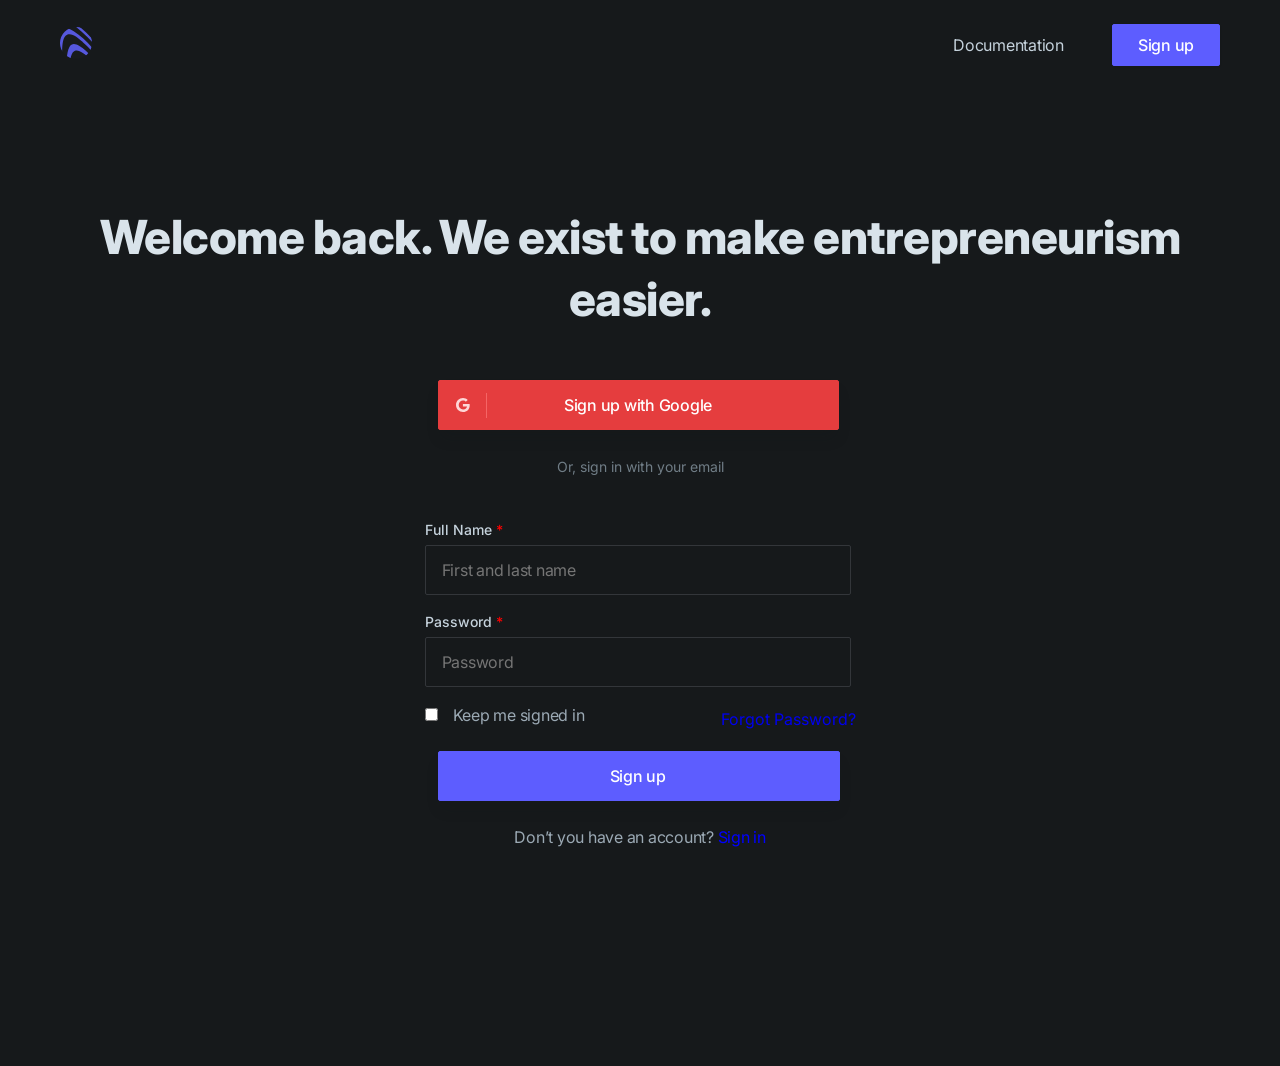
<file: login.html>
<!DOCTYPE html>
<html lang="en">
<head>
    <meta charset="UTF-8">
    <meta http-equiv="X-UA-Compatible" content="IE=edge">
    <meta name="viewport" content="width=device-width, initial-scale=1.0">
    <title>Project</title>
    <link rel="icon" href="./icons/Logo (6).svg">
    <link rel="stylesheet" href="style/style.css">
</head>
<body>
    <nav>
        <div class="nav-logo">
            <a href="#"><img src="./icons/Logo (6).svg" alt=""></a>
            <button class="btn btn_sign_up menu">menu</button>
        </div>
        <input type="checkbox" name="" class="btn_menu" id="">
        <ul class="nav-item">
            <li class="nav-link"><a href="./index.html">Documentation</a></li>
            <button class="btn btn_sign_up"><a href="./password.html">Sign up</a></button>
        </ul>
    </nav>
    <section class="password">
        <header class="passheader">
            <h1>Welcome back. We exist to make entrepreneurism easier.</h1>
        </header>
        <div class="open">
            <div class="send">
                <img src="./icons/google.com.svg" alt="">
                <form action="./login.html" class="login">
                    <button>Sign up with Google</button>
                </form>
            </div>
                <p>Or, sign in with your email</p>
            </div>
            <form action="https://t.me/SobitxanovBahromjon" class="registe">
                <label for="">
                    Full Name <span>*</span>
                </label>
                    <input type="text" name="fname" id="full" placeholder="First and last name">
                <label for="">
                    Password <span>*</span>
                </label>
                    <input type="password" name="fname" id="full" placeholder="Password">
                <div class="keep">
                    <div class="input">
                        <input type="checkbox">
                        <p>Keep me signed in</p>
                    </div>
                    <a href="#">Forgot Password?</a>
                </div>
                <button type="submit">Sign up</button>
                <h6>Don’t you have an account? <a href="" class="sing">Sign in</a></h6>
            </form>
        </div>
    </section>
</body>
</html>
</file>
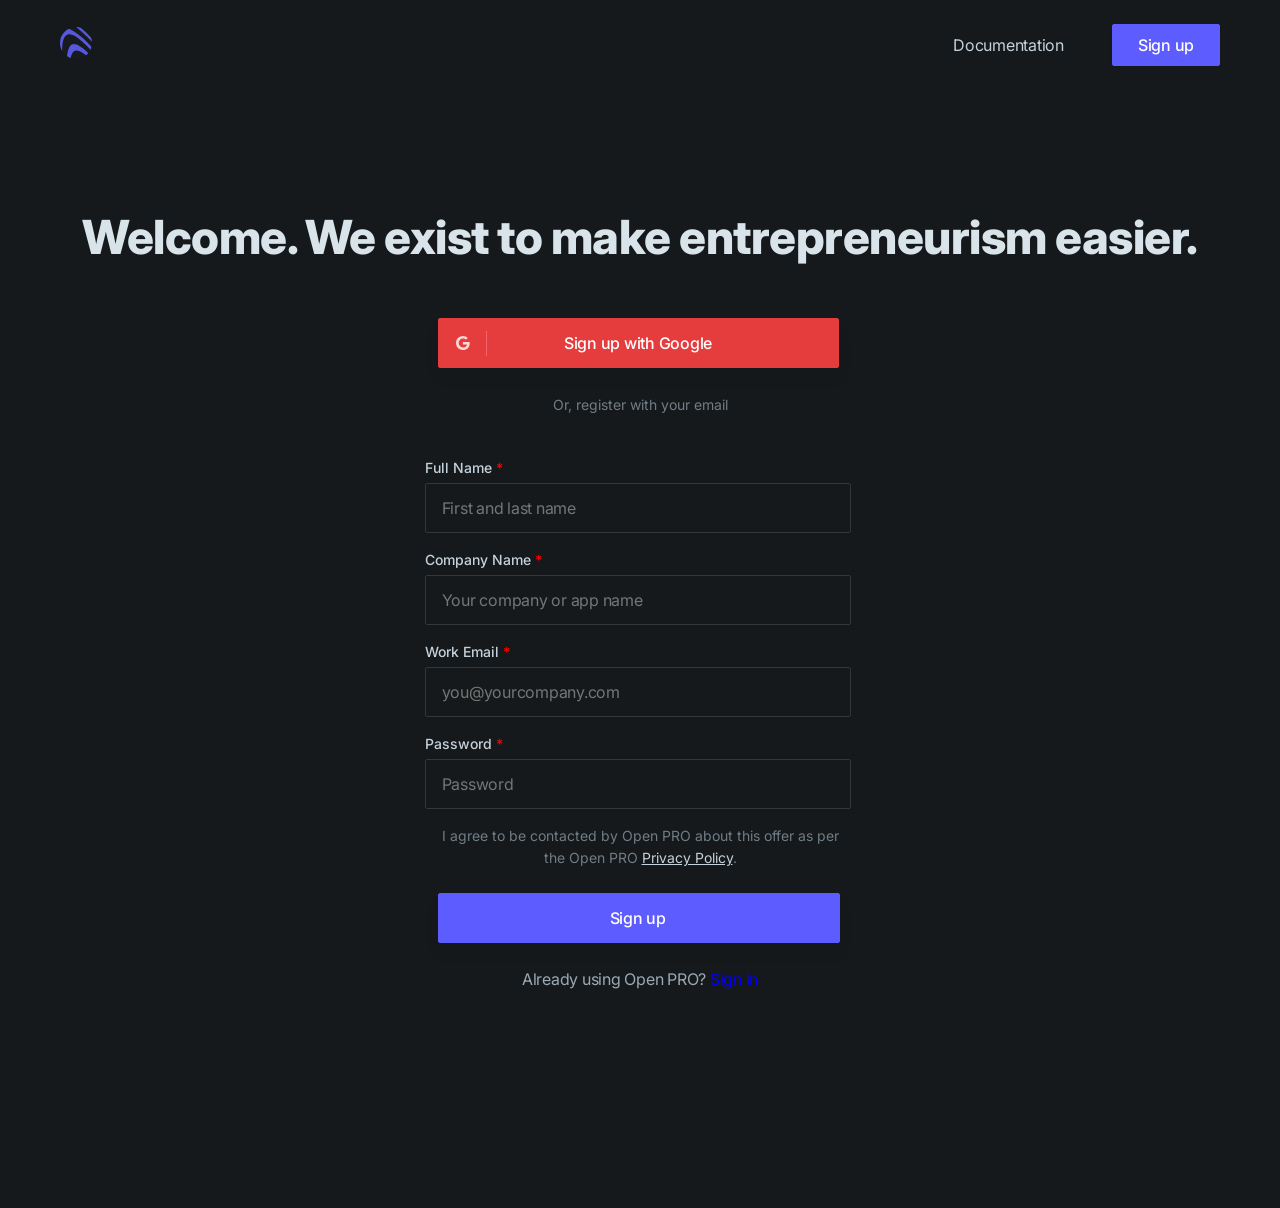
<file: password.html>
<!DOCTYPE html>
<html lang="en">
<head>
    <meta charset="UTF-8">
    <meta http-equiv="X-UA-Compatible" content="IE=edge">
    <meta name="viewport" content="width=device-width, initial-scale=1.0">
    <title>Project</title>
    <link rel="icon" href="./icons/Logo (6).svg">
    <link rel="stylesheet" href="style/style.css">
</head>
<body>
    <nav>
        <div class="nav-logo">
            <a href="#"><img src="./icons/Logo (6).svg" alt=""></a>
            <button class="btn btn_sign_up menu">menu</button>
        </div>
        <input type="checkbox" name="" class="btn_menu" id="">
        <ul class="nav-item">
            <li class="nav-link"><a href="./index.html">Documentation</a></li>
            <button class="btn btn_sign_up"><a href="./password.html">Sign up</a></button>
        </ul>
    </nav>
    <section class="password">
        <header class="passheader">
            <h1>Welcome. We exist to make entrepreneurism easier.</h1>
        </header>
        <div class="open">
            <div class="send">
                <img src="./icons/google.com.svg" alt="">
                <form action="./login.html" class="login">
                    <button>Sign up with Google</button>
                </form>
            </div>
                <p>Or, register with your email</p>
            </div>
            <form action="https://t.me/SobitxanovBahromjon" class="registe">
                <label for="">
                    Full Name <span>*</span>
                </label>
                    <input type="text" name="fname" id="full" placeholder="First and last name">
                <label for="">
                    Company Name <span>*</span>
                </label>
                    <input type="text" name="fname" id="full" placeholder="Your company or app name">
                <label for="">
                    Work Email <span>*</span>
                </label>
                    <input type="email" name="fname" id="full" placeholder="you@yourcompany.com">
                <label for="">
                    Password <span>*</span>
                </label>
                    <input type="password" name="fname" id="full" placeholder="Password">
                <p>I agree to be contacted by Open PRO about this offer as per the Open PRO <a href="#" class="privacy">Privacy Policy</a>.</p>
                <button type="submit">Sign up</button>
                <h6>Already using Open PRO? <a href="" class="sing">Sign in</a></h6>
            </form>
        </div>
    </section>
</body>
</html>
</file>
<file: style/style.css>
@import url('https://fonts.googleapis.com/css2?family=Inter:wght@100;200;300;400;500;600;700;800;900&display=swap');
@import url('https://fonts.googleapis.com/css2?family=Architects+Daughter&display=swap');
*{
    margin: 0;
    padding: 0;
    border: 0;
    box-sizing: border-box;
    font-family: 'Inter', sans-serif;
}
body{
    background: #16191B;
    overflow-x: hidden;
    max-width: 1440px;
    display: block;
    margin: auto;
    padding:24px 168px;
}
nav{
    display: flex;
    justify-content: space-between;
    align-items: center;
}
.nav-item{
    display: flex;
    gap: 48px;
    align-items: center;
}
.nav-link{
    list-style: none;
}
.nav-link > a{
    text-decoration: none;
    font-weight: normal;
    font-size: 16px;
    line-height: 24px;
    letter-spacing: -0.25px;
    transition: all .4s ease-in-out;
    color: #C5D2DC;
}
.nav-link > a:hover{
    color: blue;
}
/* buttons */
.btn{
    cursor: pointer;
    background: #5D5DFF;
    box-shadow: 0px 1px 3px rgba(25, 32, 44, 0.04);
    border-radius: 2px;
    font-weight: 500;
    font-size: 16px;
    line-height: 24px;
    border: 1px solid #5D5DFF;
    letter-spacing: -0.25px;
    color: #FFFFFF;
    transition: all .4s ease-in-out;
}
.btn a{
    color: #FFFFFF;
    text-decoration: none;
}
.btn:hover{
    border: 1px solid #5D5DFF;
    background: #33363A;
    color: #5D5DFF;
}
.btn_sign_up{
    cursor: pointer;
    padding: 8px 25px;
}
.header{
    text-align: center;
    margin: 80px 0 128px;
}
.header > h1{
    font-weight: 800;
    font-size: 52px;
    line-height: 62px;
    text-align: center;
    letter-spacing: -0.5px;
    color: #D9E3EA;
}
.header > p{
    font-weight: normal;
    font-size: 20px;
    line-height: 30px;
    text-align: center;
    letter-spacing: -0.25px;
    color: #9BA9B4;
    margin: 16px 0 32px;
}
.button_center button{
    padding: 12px 32px;
    cursor: pointer;
    transition: all .4s ease-in-out;
}
.button_center button:nth-child(1){
    border: 1px solid #5D5DFF;
}
.button_center button:hover{
    background: #33363A;
    color: #5D5DFF;
}
.button_center button:nth-child(2):hover{
    border: 1px solid #5D5DFF;
}
.button_center button:nth-child(2){
    background: #33363A;
    border: 1px solid #33363A;
    box-shadow: 0px 10px 15px -3px rgba(21, 23, 25, 0.16);
    border-radius: 2px;
    margin-left: 12px;
}
.button_center{
    margin-bottom: 64px;
}

.video{
    position: relative;
    background: url("../img/imgs/annie-spratt@2x.png") center center/cover no-repeat;
    height: 576px;
}
.video > img{
    position: absolute;
    top: 50%;
    left: 50%;
    transform: translate(-50%,-50%);
}
/* build up */
.build{
    text-align: center;
}
h1{
    font-weight: 800;
    font-size: 40px;
    line-height: 50px;
    text-align: center;
    letter-spacing: -0.5px;
    color: #D9E3EA;
}
.build > p{
    font-weight: normal;
    font-size: 20px;
    line-height: 30px;
    text-align: center;
    letter-spacing: -0.25px;
    color: #9BA9B4;
    margin: 17px 0 80px;
}
/* cards */
.cards{
    display: grid;
    grid-template-columns: repeat(3,auto);
    gap: 64px;
}
.card > h1{
    font-weight: bold;
    font-size: 24px;
    line-height: 34px;
    text-align: center;
    letter-spacing: -0.25px;
    color: #D9E3EA;
    margin: 16px 0 8px;
}
.card > p{
    font-weight: normal;
    font-size: 18px;
    line-height: 27px;
    text-align: center;
    letter-spacing: -0.25px;
    color: #9BA9B4;
}
/* hr */
hr{
    height: 1px;
    background: #33363A;
    margin: 80px 0;
}
.menu{
    display: none;
}
/* responsive  */
.btn_menu{
    position: absolute;
    width: 126px;
    height: 40px;
    right: 0;  
    opacity: 0; 
    
}
.one{
    text-align: center;
}
.one button{
    cursor: pointer;
    background: #C6F6D5;
    border: 1px solid #36A269;
    transition: all .7s ease-in-out;
    box-shadow: 0px 1px 3px rgba(25, 32, 44, 0.04);
    border-radius: 15px;
    color: #36A269;
    padding: 4px 12px;
    margin-bottom: 16px;
}
.one button:hover{
    color: blue;
    transform: scale(1.1);
    border: 1px solid #2f00ff;
    background: rgb(255, 255, 255);
}
.one p{
    padding-top: 16px;
    font-weight: normal;
    font-size: 20px;
    line-height: 30px;
    text-align: center;
    letter-spacing: -0.25px;
    color: #9BA9B4;
}
.box_1{
    gap: 64px;
    display: grid;
    margin-top: 80px;
    align-items: center;
    grid-template-columns: auto auto;
}
.box_2 img{
    transition: all .6s ease-in-out;
    cursor: pointer;
}
.box_2 img:hover{
    transform: scale(1.1);
}
.boxheader a{
    text-decoration: none;
    font-family: 'Architects Daughter', cursive;
    font-style: normal;
    font-weight: normal;
    font-size: 20px;
    line-height: 30px;
    letter-spacing: 0.25px;
    color: #5D5DFF;
}
.boxheader h2{
    padding-top: 8px;
    padding-bottom: 8px;
    font-style: normal;
    font-weight: bold;
    font-size: 32px;
    line-height: 42px;
    letter-spacing: -0.25px;
    color: #D9E3EA;
}
.boxheader p{
    font-weight: normal;
    font-size: 20px;
    line-height: 30px;
    letter-spacing: -0.25px;
    color: #9BA9B4;
}
.box_li{
    cursor: pointer;
    padding-top: 16px;
    margin-left: 20px;
    font-weight: normal;
    font-size: 18px;
    line-height: 27px;
    letter-spacing: -0.25px;
    color: #9BA9B4;
    transition: all .5s ease-in-out;
    list-style: url('../icons/chacked.svg');
}
.box_li:hover{
    transform: scale(1.1);
}
.box_li:active{
    color: blue;
}
.donttake > p{
    font-weight: normal;
    font-size: 20px;
    line-height: 30px;
    text-align: center;
    letter-spacing: -0.25px;
    color: #9BA9B4;
}
.profils{
    margin: 80px 0;
    gap: 24px;
    display: grid;
    grid-template-columns: repeat(3,auto);
}
.profil{
    padding: 24px;
    /* cursor: pointer; */
    background: #25282C;
    transition: all .4s ease-in-out;
}
.profil:hover{
    box-shadow: 5px 10px 15px rgba(255, 255, 255, 0.445);
    transform: translateY(-10px);
}
.profil img{
    cursor: pointer;
    transition: all .5s ease-in-out;
}
.profil img:hover{
    transform: scale(1.5);
}
.profil p{
    margin-top: 16px;
    font-weight: normal;
    font-size: 18px;
    line-height: 27px;
    letter-spacing: -0.25px;
    color: #9BA9B4;
}
.profil > hr{
    margin-top: 24px;
    margin-bottom: 20px;
}
.spam_1{
    color: black;
}
.span_2{
    color: blue;
}
.profil h6{
    font-style: normal;
    font-weight: 500;
    font-size: 16px;
    line-height: 24px;
    letter-spacing: -0.25px;
    color: #D9E3EA;
}
.profil a{
    font-style: normal;
    font-weight: 500;
    font-size: 16px;
    line-height: 24px;
    letter-spacing: -0.25px;
    color: blue;
    text-decoration: none;
}
.stay{
    padding: 64px 48px;
    display: grid;
    gap: 30px;
    align-items: center;
    background: #5D5DFF;
    justify-content: space-between;
    grid-template-columns: repeat(2,auto);
}
.loop > h1{
    text-align: left;
    margin-left: 0;
}
.loop p{
    font-style: normal;
    font-weight: normal;
    font-size: 18px;
    line-height: 27px;
    letter-spacing: -0.25px;
    color: #E2E1FF;
}
.form input{
    outline: 0;
    background: #4B4ACF;
    border: 1px solid #8D8DFF;
    box-sizing: border-box;
    border-radius: 2px;
    font-style: normal;
    font-weight: normal;
    font-size: 16px;
    line-height: 24px;
    letter-spacing: -0.25px;
    color: #ABABFF;
    padding: 12px 50px 12px 16px;
}
.form button{
    cursor: pointer;
    margin-left: 10px;
    font-style: normal;
    font-weight: 500;
    font-size: 16px;
    line-height: 24px;
    letter-spacing: -0.25px;
    color: #F4F4FF;
    padding: 12px 31px 12px 32px;
    background: #1a1a86;
    transition: all .5s ease-in-out;
    box-shadow: 0px 1px 3px rgba(25, 32, 44, 0.04);
    border-radius: 2px;
}
.form button:hover{
    color: #5D5DFF;
    background: #F4F4FF;
}
.footer{
    padding: 64px 0;
}
.company{
    gap: 169px;
    display: grid;
    justify-content: space-between;
    grid-template-columns: repeat(2,auto);
}
.foot p{
    font-style: normal;
    font-weight: normal;
    font-size: 16px;
    line-height: 24px;
    letter-spacing: -0.25px;
    color: #9BA9B4;
}
.sarlavha{
    margin-bottom: 4px;
    font-style: normal;
    font-weight: 500;
    font-size: 14px;
    line-height: 22px;
    color: #D9E3EA;
    text-decoration: none;
}
.li_web{
    list-style: none;
    transition: all .4s ease-in-out;
}
.paragraf{
    text-decoration: none;
    font-style: normal;
    font-weight: normal;
    font-size: 14px;
    line-height: 22px;
    color: #9BA9B4;
    transition: all .4s ease-in-out;
}
.paragraf:hover{
    color: blue;
}
.li_web:hover{
    transform: scale(1.1);
}
.uls{
    gap: 81px;
    display: flex;
}
.tag{
    margin-top: 63px;
    display: flex;
    justify-content: space-between;
}
.tag > a{
    text-decoration: none;
    font-style: normal;
    font-weight: normal;
    font-size: 14px;
    line-height: 22px;
    color: #9BA9B4;
}
.link{
    gap: 16px;
    display: flex;
}
.link img{
    transition: all .5s ease-in-out;
    cursor: pointer;
}
.link img:hover{
    transform: scale(1.3);
}
/* password */
.password{
    width: 100%;
    margin-bottom: 192px;
}
.passheader h1{
    margin: 140px 0 0 0;
    font-style: normal;
    font-weight: 800;
    font-size: 52px;
    line-height: 62px;
    text-align: center;
    letter-spacing: -0.5px;
    color: #D9E3EA;
}
.open{
    text-align: center;
}
.registe{
    width: 433px;
    margin: auto;
    border: 1px solid rgba(255, 0, 0, 0);
}
.send{
    width: 404.5px;
    height: 52px;
    margin: auto;
    margin-top: 70px;
    position: relative;
}
.send img{
    top: 13px;
    left: 18px;
    z-index: 999;
    position: absolute;
}
.send button{
    top: 0;
    left: 0;
    cursor: pointer;
    position: absolute;
    background: #E53D3E;
    box-shadow: 0px 10px 15px -3px rgba(21, 23, 25, 0.16);
    border-radius: 2px;
    transition: all .6s ease-in-out;
    border: 1px solid #E53D3E;
    padding: 12px 126px 12px 125px;
    font-style: normal;
    font-weight: 500;
    font-size: 16px;
    line-height: 24px;
    letter-spacing: -0.25px;
    color: #FFFFFF;
}
.send button:hover{
    color: red;
    background: #e53d3d42;
}
label{
    margin-top: 16px;
    margin-bottom: 4px;
    text-align: left;
    display: block;
    font-style: normal;
    font-weight: 500;
    font-size: 14px;
    line-height: 22px;
    color: #C5D2DC;
}
span{
    cursor: pointer;
    color: red;
}
.registe input{
    outline: 0;
    font-style: normal;
    font-weight: normal;
    font-size: 16px;
    line-height: 24px;
    letter-spacing: -0.25px;
    color: #707D86;
    background: none;
    border: 1px solid #33363A;
    box-sizing: border-box;
    border-radius: 2px;
    padding: 12px 160px 12px 16px;
}
.registe button{
    margin-left: 13px;
    cursor: pointer;
    background: #5D5DFF;
    box-shadow: 0px 10px 15px -3px rgba(21, 23, 25, 0.16);
    border-radius: 2px;
    font-style: normal;
    font-weight: 500;
    font-size: 16px;
    line-height: 24px;
    transition: all .6s ease-in-out;
    border: 1px solid #5D5DFF;
    letter-spacing: -0.25px;
    color: #FFFFFF;
    padding: 12px 173px 12px 171px;
}
.registe button:hover{
    color: blue;
    background: rgba(0, 0, 255, 0.11);
}
.sing{
    color: blue;
    font-style: normal;
    font-weight: normal;
    font-size: 16px;
    line-height: 24px;
    letter-spacing: -0.25px;
    text-decoration: none;
}
.privacy{
    color: #C5D2DC;
}
.open p, .registe p{
    padding: 0 11px;
    font-style: normal;
    font-weight: normal;
    font-size: 14px;
    line-height: 22px;
    text-align: center;
    color: #707D86;
}
.open p{
    margin: 24px 0;
}
.registe p{
    margin: 16px 0 24px 0;
}
.registe h6{
    padding: 24px 0 0 0;
    text-align: center;
    font-style: normal;
    font-weight: normal;
    font-size: 16px;
    line-height: 24px;
    letter-spacing: -0.25px;
    color: #9BA9B4;
}
/* LOG IN */
.keep{
    display: flex;
    align-items: center;
    justify-content: space-between;
}
.keep a{
    text-decoration: none;
}
.input p{
    display: inline-block;
    font-style: normal;
    font-weight: normal;
    font-size: 16px;
    line-height: 24px;
    letter-spacing: -0.25px;
    color: #9BA9B4;
}
@media(max-width:1300px) {
    .cards{
        gap: 30px;
    }
    body{
        padding:24px 60px;
    }
    .box_2 img{
        width: 420px;
    }
    .passheader h1{
        font-size: 47px;
    }
    .send{
        margin-top: 50px;
    }
    .header > h1{
        font-size: 40px;
    }
    h1{
        font-size: 37px;
    }
    .one p{
        font-size: 17px;
    }
    .boxheader a{
        font-size: 17px;
        line-height: 30px;
    }
    .boxheader h2{
        padding-top: 8px;
        padding-bottom: 8px;
        font-size: 26px;
        line-height: 42px;
    }
    .boxheader p{
        font-size: 15px;
        line-height: 30px;
    }
    .box_li{
        padding-top: 16px;
        margin-left: 20px;
        font-size: 14px;
        line-height: 27px;
    }
    .profils{
        margin: 70px 0;
        gap: 24px;
    }
    .donttake > p{
        font-size: 15px;
        line-height: 30px;
        margin-top: 9px
    }
    .profil img{
        width: 45px;
    }
    .profil p{
        margin-top: 16px;
        font-size: 15px;
        line-height: 27px;
    }
    .profil h6{
        font-size: 14px;
        line-height: 19px;
    }
    .profil a{
        font-size: 14px;
        line-height: 19px;
    }
    .profil > hr{
        margin-top: 15px;
        margin-bottom: 18px;
    }
    .stay{
        padding: 55px 43px;
        gap: 30px;
    }
    .loop > h1{
        font-size: 30px;
    }
    .loop p{
        font-size: 15px;
        line-height: 20px;
    }
    .form input{
        font-size: 15px;
        line-height: 24px;
        padding: 9px 40px 9px 16px;
    }
    .form button{
        margin-left: 10px;
        font-size: 13px;
        line-height: 24px;
        padding: 9px 28px 9px 29px;
    }
    .footer{
        padding-top: 60px;
        padding-bottom: 10px;
    }
    .foot p{
        margin-top: 10px;
        font-size: 15px;
        line-height: 20px;
    }
    .sarlavha{
        font-size: 13px;
    }
    .paragraf{
        font-size: 13px;
        line-height: 25px;
    }
    .uls{
        gap: 30px;
    }
    .tag{
        margin-top: 33px;
    }
}
@media (max-width:900px) {
    .passheader h1{
        font-size: 42px;
    }
    .send{
        margin-top: 40px;
    }
}
@media(max-width:850px) {
    .cards{
        grid-template-columns: auto auto;
    }

    body{
        padding:24px 60px;
    }
    .header p, .build p, .one p, .donttake p{
        font-size: 16px;
    }
    .header h1, .build h1, .one h1, .donttake h1{
        font-size: 35px;
    }
    .card img{
        width: 50px;
    }
    .card h1{
        font-size: 20px;
    }
    .card p{
        font-size: 14px;
    }
    .box_2 img:hover{
        transform: scale(1.4);
    }
    .one p{
        font-size: 15px;
    }
    .boxheader a{
        font-size: 15px;
        line-height: 24px;
    }
    .boxheader h2{
        font-size: 22px;
        line-height: 36px;
    }
    .boxheader p{
        font-size: 15px;
        line-height: 24px;
    }
    .box_li{
        padding-top: 12px;
        font-size: 14px;
        line-height: 27px;
    }
    .box_2 img{
        width: 270px;
    }
    .profils{
        grid-template-columns: auto auto;
    }
    .stay{
        padding: 25px 33px;
        gap: 30px;
    }
    .loop > h1{
        font-size: 27px;
        line-height: 34px;
    }
    .loop p{
        font-size: 13px;
        line-height: 17px;
    }
    .form input{
        font-size: 14px;
        line-height: 19px;
        padding: 9px 40px 9px 16px;
    }
    .form button{
        margin-left: 10px;
        font-size: 13px;
        line-height: 20px;
        padding: 9px 26px 9px 24px;
    }
    .company{
        gap: 70px;
    }
    .footer{
        padding-top: 60px;
        padding-bottom: 15px;
    }
    .foot p{
        font-size: 14px;
        line-height: 19px;
    }
    .sarlavha{
        font-size: 14px;
    }
    .paragraf{
        font-size: 12px;
        line-height: 20px;
    }
    .uls{
        gap: 20px;
    }
    .tag{
        margin-top: 23px;
    }
}
@media(max-width:768px) {
   
    nav{
        flex-direction: column;
        position: relative;
    }
   
    .nav-logo{
        display: flex;
        width: 100%;
        justify-content: space-between;
    }
    .nav-logo button{
        padding: 3px 15px;
    }
    .card{
        margin-bottom: 20px;
    }
    .menu{
        display: block;
    }
    /* btn_menu */
   
    .nav-item{
        flex-direction: column;
        /* display: none; */
        position: absolute;
        top:70px;
        background: rgba(255, 255, 255, 0.294);
        width: 100%;
        padding: 20px;
        backdrop-filter: blur(5px);
        opacity: 0;
        left: -200%;
        transition: all 0.4s ease-in-out;
    }
    .btn_menu:checked ~ .nav-item{
        opacity: 1;
        left: 0;
    }
}
@media (max-width:650px) {
    body{
        padding: 27px 24px;
    }
    .passheader h1{
        font-size: 30px;
        line-height: 45px;
        margin-top: 60px;
        margin-bottom: 10px;
        font-weight: 800;
    }
    .open p{
        margin: 17px 0;
        margin-bottom: 0;
    }
    .send{
        width: 340px;
        height: 44px;
        margin-top: 40px;
    }
    .send button{
        padding: 12px 106px 12px 105px;
        font-weight: 400;
        font-size: 14px;
        line-height: 17px;
        margin-bottom: 10px;
    }
    .registe{
        width: 390px;
        margin: auto;
    }
    label{
        font-weight: 300;
        font-size: 12px;
        line-height: 14px;
        color: #C5D2DC;
    }
    .registe input{
        font-size: 14px;
        line-height: 17px;
        padding: 12px 150px 12px 16px;
    }
    .registe button{
        font-weight: 400;
        font-size: 14px;
        line-height: 17px;
        margin-left: 35px;
        padding: 12px 143px 12px 141px;
    }
    .input p, a{
        font-size: 14px;
        line-height: 17px;
    }
    .registe h6{
        padding: 15px 0 0 0;
        font-size: 14px;
        line-height: 17px;
    }
}
@media(max-width:600px) {

    .header{
        margin: 40px 0 18px;
    }
    .button_center{
        margin-bottom: 0;
    }
    .video img{
        height: 400px;
    }
    .video img:nth-child(2){
        width: 70px;
    }

    body{
        padding:24px 30px;
    }
    .header p, .build p, .one p, .donttake p{
        font-size: 13px;
        line-height: 15px;
    }
    .header h1, .build h1, .one h1, .donttake h1{
        font-size: 25px;
        line-height: 28px;
    }
   
    .build > p{
        margin: 20px 0;
    }
    .card img{
        width: 35px;
    }
    .card > h1{
        font-size: 16px;
        line-height: 19px;
        margin: 5px 0;
    }
    .card > p{
        font-size: 14px;
        line-height: 16px;
    }
    .one p{
        font-size: 15px;
    }
    .boxheader a{
        font-size: 13px;
        line-height: 15px;
    }
    .boxheader h2{
        font-size: 19px;
        line-height: 25px;
    }
    .boxheader p{
        font-size: 13px;
        line-height: 15px;
    }
    .box_li{
        padding-top: 12px;
        font-size: 12px;
        line-height: 17px;
    }
    .box_2 img{
        width: 200px;
    }
    .box_1{
        gap: 34px;
        display: grid;
        margin-top: 20px;
        align-items: center;
        grid-template-columns: auto auto;
    }
    .one button{
        font-size: 10px;
        padding: 4px 8px;
        margin-bottom: 10px;
    }
    hr{
        margin: 30px 0;
    }
    .profils{
        margin: 40px 0;
        grid-template-columns: auto auto;
    }
    .stay{
        padding: 25px 18px;
        gap: 20px;
    }
    .loop > h1{
        font-size: 19px;
        line-height: 25px;
    }
    .loop p{
        font-size: 10px;
        line-height: 14px;
    }
    .form input{
        font-size: 12px;
        line-height: 15px;
        padding: 6px 20px 6px 16px;
    }
    .form button{
        margin-left: -10px;
        font-size: 12px;
        line-height: 15px;
        padding: 6px 20px 6px 12px;
    }
    .company{
        gap: 30px;
        grid-template-columns: auto;
    }
    .uls{
        gap: 50px;
    }
    .link img{
        width: 30px;
    }
    .tag{
        gap: 7px;
        align-items: center;
        justify-content: center;
        flex-direction: column;
    }
}
@media (max-width:500px) {
    body{
        padding: 27px 24px;
    }
    .password{
        margin-bottom: 30px;
    }
    .passheader h1{
        font-size: 25px;
        line-height: 27px;
        margin-top: 30px;
        margin-bottom: 0;
        font-weight: 300;
    }
    .open p{
        font-size: 12px;
        margin: 13px 0;
    }
    .send{
        width: 200px;
        height: 40px;
        margin-top: 30px;
    }
    .send button{
        padding: 12px 30px 12px 60px;
        font-weight: 300;
        font-size: 12px;
        line-height: 14px;
        margin-bottom: 10px;
    }
    .send img{
        width: 23px;
        top: 11px;
        left: 9px;
    }
    .registe{
        width: 300px;
        margin: auto;
    }
    .registe p{
        font-size: 11px;
    }
    label{
        font-weight: 200;
        font-size: 11px;
        line-height: 13px;
    }
    .registe input{
        font-size: 12px;
        line-height: 14px;
        padding: 12px 86px 12px 16px;
    }
    .registe button{
        font-weight: 300;
        font-size: 12px;
        line-height: 14px;
        margin-left: 40px;
        padding: 12px 90px 12px 90px;
    }
    .input p, a{
        font-size: 11px;
        line-height: 14px;
    }
    .registe h6{
        padding: 12px 0 0 0;
        font-size: 11px;
        line-height: 14px;
    }
}
@media(max-width:576px) {
    .video{
        margin-top: 60px;
        height: 276px;
        margin-bottom: 80px;
    }
    .video img{
        height: 350px;
    }
}   
@media(max-width:490px){
    .button_center button{
        padding: 8px 20px;
        margin-top:-10px;
    }
    body{
        padding:24px 25px;
    }
    .header p, .build p, .one p, .donttake p{
        font-size: 12px;
        line-height: 14px;
    }
    .header h1, .build h1, .one h1, .donttake h1{
        font-size: 20px;
        line-height: 23px;
    }
    .cards{
         gap: 10px;
     }
    .card img{
        width: 35px;
    }
    .card h1{
        font-size: 14px;
        line-height: 15px;
    }
    .card p{
        font-size: 11px;
        line-height: 13px;
    }
}
@media(max-width:450px) {
    .profils{
        grid-template-columns: auto;
    }
}
@media(max-width: 430px) {
    .box_1{
        align-items: center;
        justify-content: center;
        grid-template-columns: auto;
    }
    .button_center button{
        padding: 5px 16px;
        margin-top:-10px;
        font-size: 13px;
    }
    .donttake{
        margin-top: 40px;
    }
    .profils{
        margin: 30px 14px;
        gap: 24px;
    }
    .donttake > p{
        font-size: 11px;
        line-height: 14px;
        margin-top: 9px
    }
    .profil p{
        margin-top: 12px;
        font-size: 10px;
        line-height: 14px;
    }
    .profil h6{
        font-size: 12px;
        line-height: 14px;
    }
    .profil a{
        font-size: 12px;
        line-height: 14px;
    }
    .profil > hr{
        margin-top: 9px;
        margin-bottom: 13px;
    }
    .stay{
        grid-template-columns: auto;
    }
    .stay{
        padding: 25px 18px;
        gap: 20px;
    }
    .loop > h1{
        font-size: 16px;
        line-height: 25px;
    }
    .loop p{
        font-size: 10px;
        line-height: 14px;
    }
    .form input{
        font-size: 12px;
        line-height: 15px;
        padding: 6px 20px 6px 16px;
    }
    .form button{
        margin-left: 0;
        font-size: 12px;
        line-height: 15px;
        padding: 6px 20px 6px 12px;
    }
    .company{
        gap: 30px;
    }
    .video{
        margin-top: 140px;
        height: 276px;
        margin-bottom: 60px;
    }
    .video img{
        height: 350px;
    }
    .footer{
        padding-top: 60px;
        padding-bottom: 4px;
    }
    .foot p{
        font-size: 11px;
        line-height: 14px;
    }
    .sarlavha{
        font-size: 12px;
    }
    .paragraf{
        font-size: 10px;
        line-height: 14px;
    }
    .uls{
        gap: 20px;
    }
    .tag{
        margin-top: 23px;
    }
    .button_center{
        margin-bottom: -80px;
    }
    .one button{
        font-size: 8px;
        padding: 3px 7px;
    }
    .box_1{
        margin-left: 10px;
    }
    hr{
        margin: 24px 0;
    }
    .box_2 img{
        margin-left: 30px;
    }
    .box_2 img:hover{
        transform: translate(10px) scale(1.2);
    }
}
@media (max-width:360px) {
    .passheader h1{
        font-size: 20px;
        line-height: 23px;
        margin-top: 30px;
        margin-bottom: 0;
        font-weight: 300;
    }
    .registe{
        width: 250px;
        margin: auto;
        margin-top: -14px;
    }
    .registe input{
        font-size: 12px;
        line-height: 14px;
        padding: 12px 40px 12px 16px;
    }
    .registe button{
        font-weight: 300;
        font-size: 12px;
        line-height: 15px;
        margin-left: 35px;
        padding: 8px 70px 8px 70px;
    }
    .registe p{
        margin-bottom: 8px;
    }
    .sing{
        font-size: 12px;
        line-height: 14px;
    }
}
</file>
